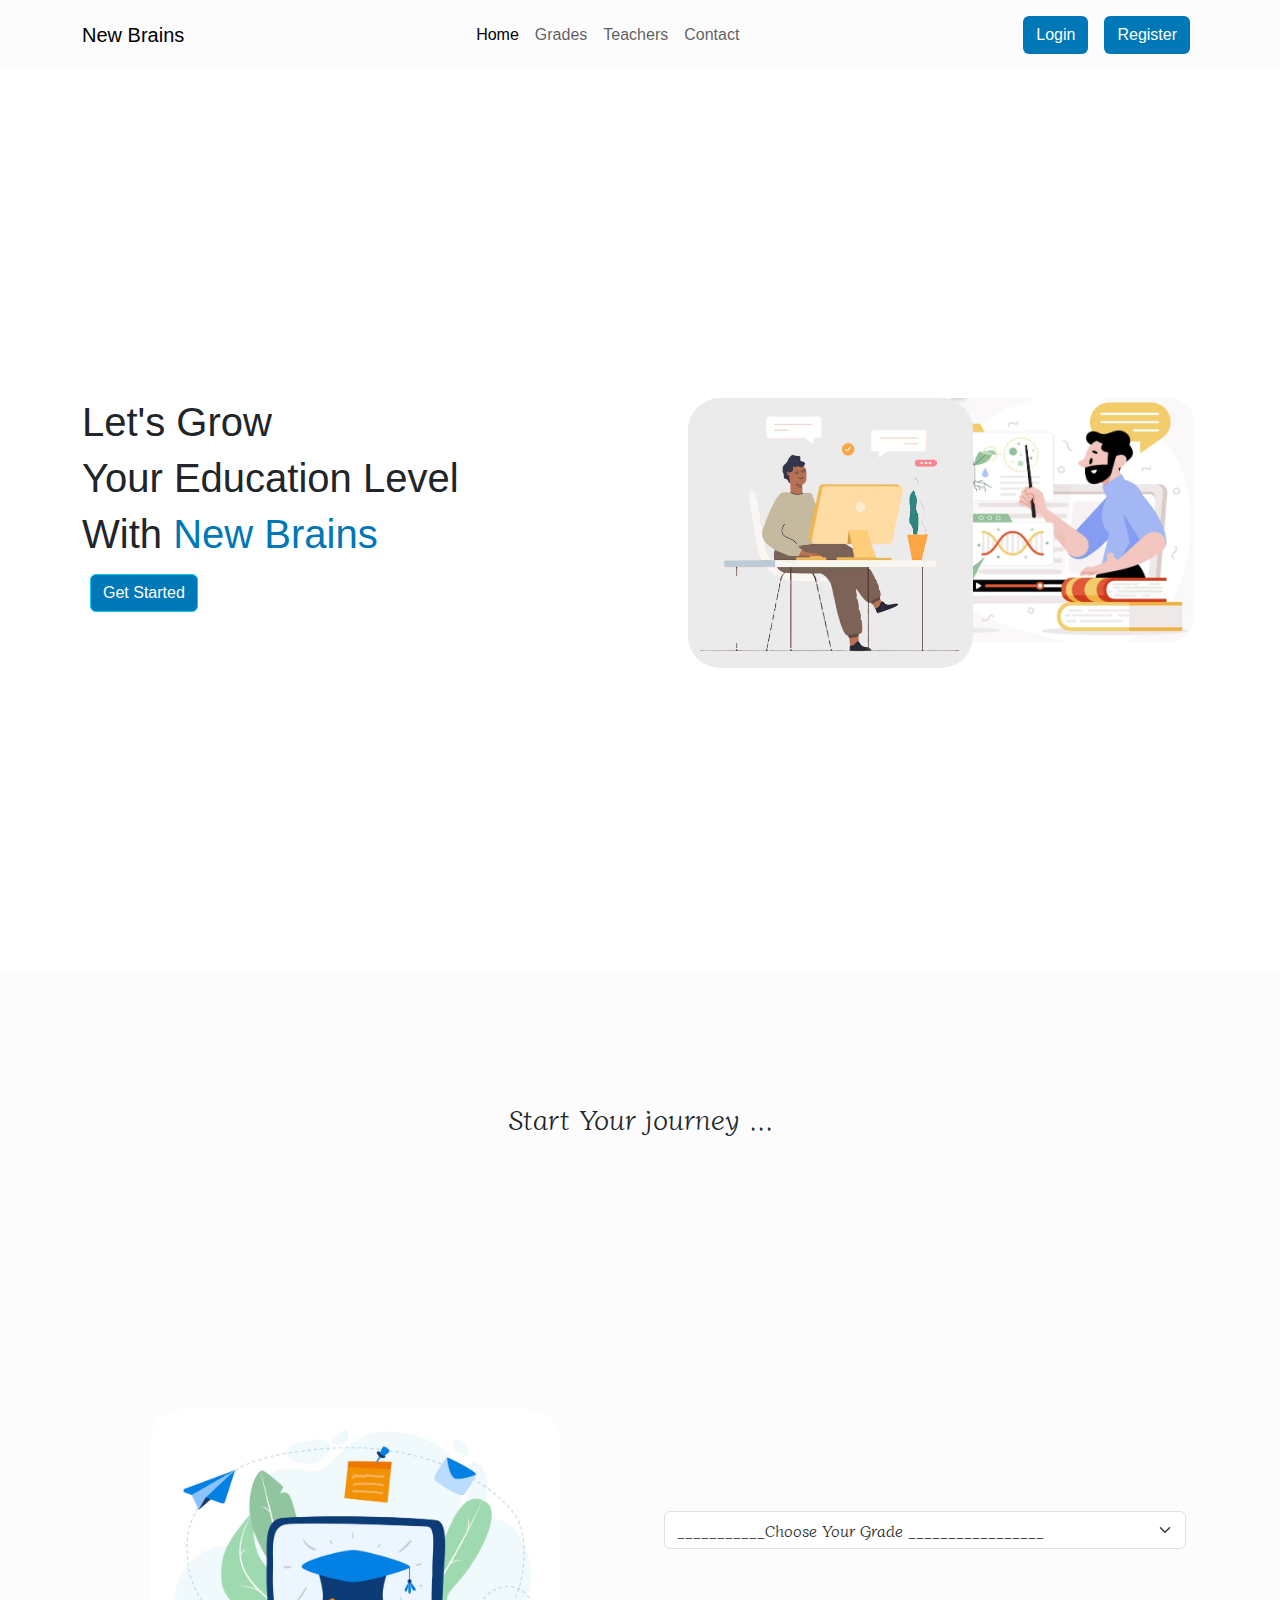
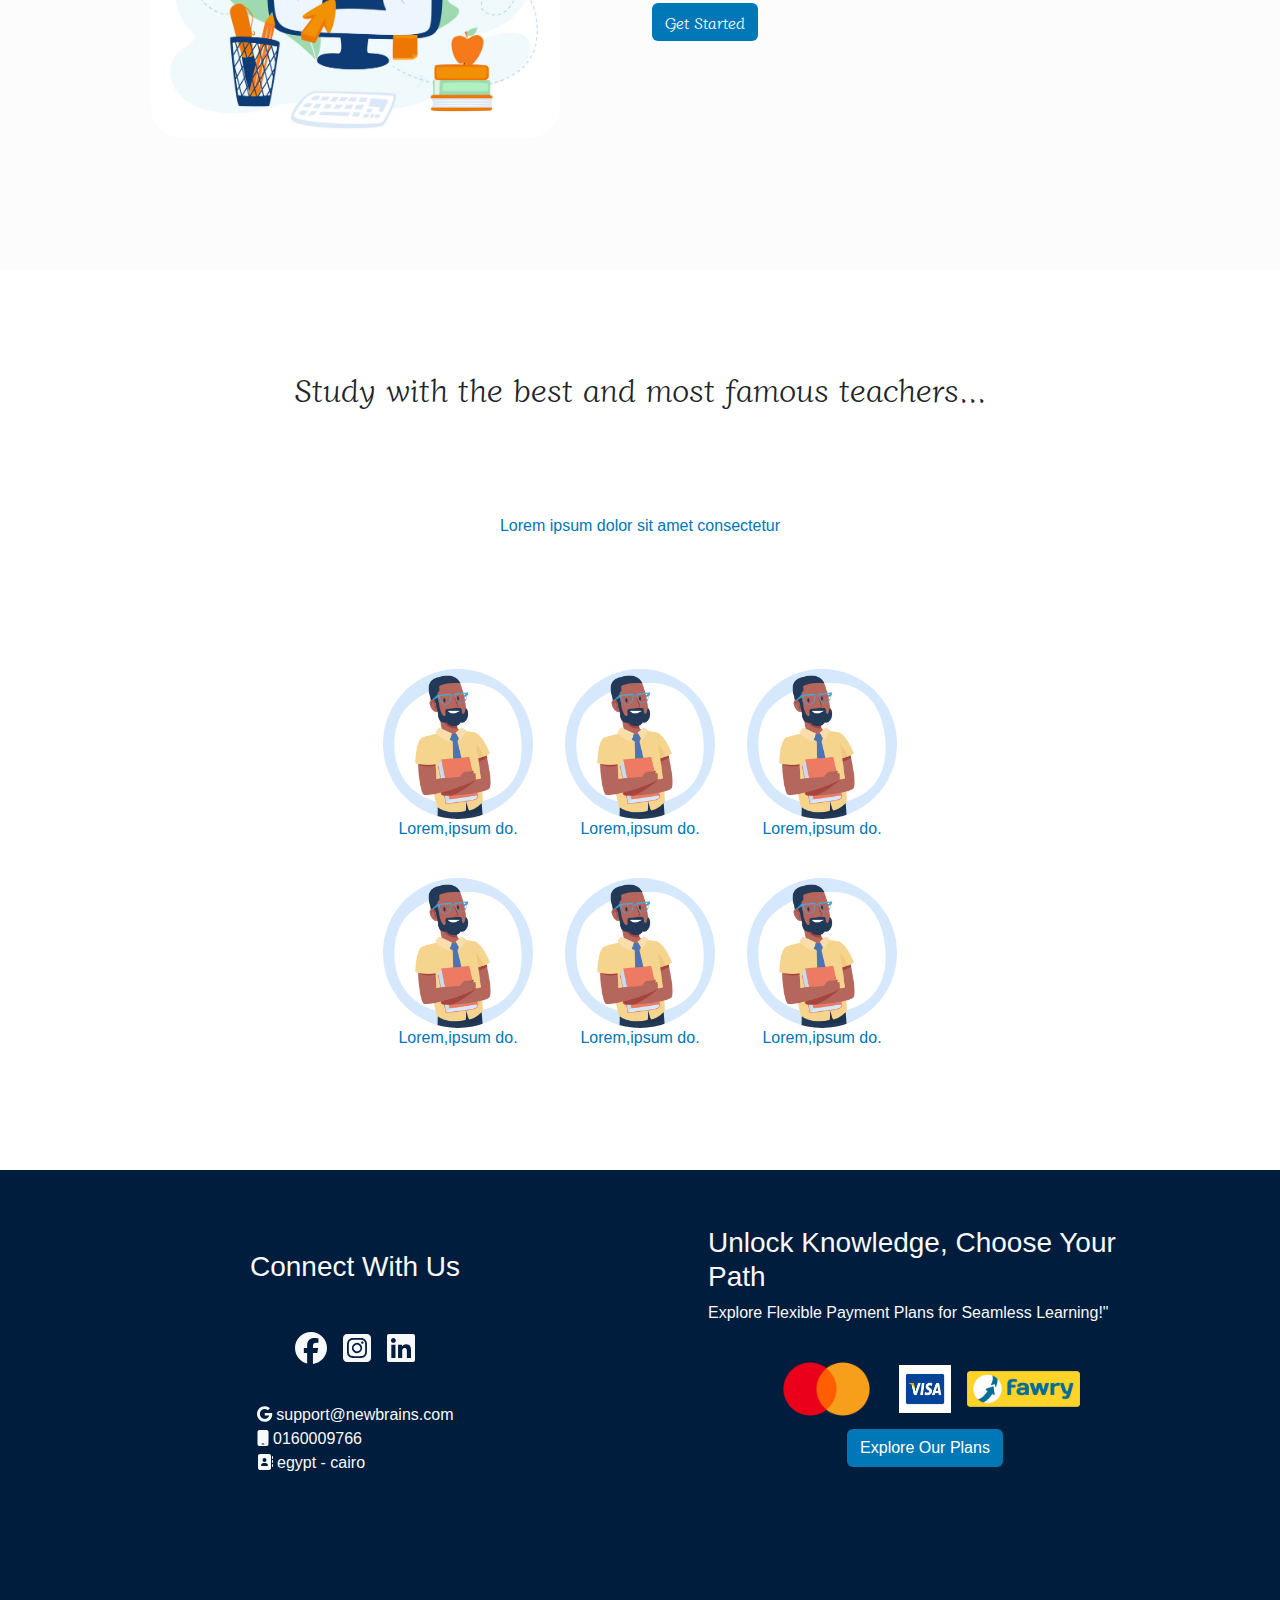
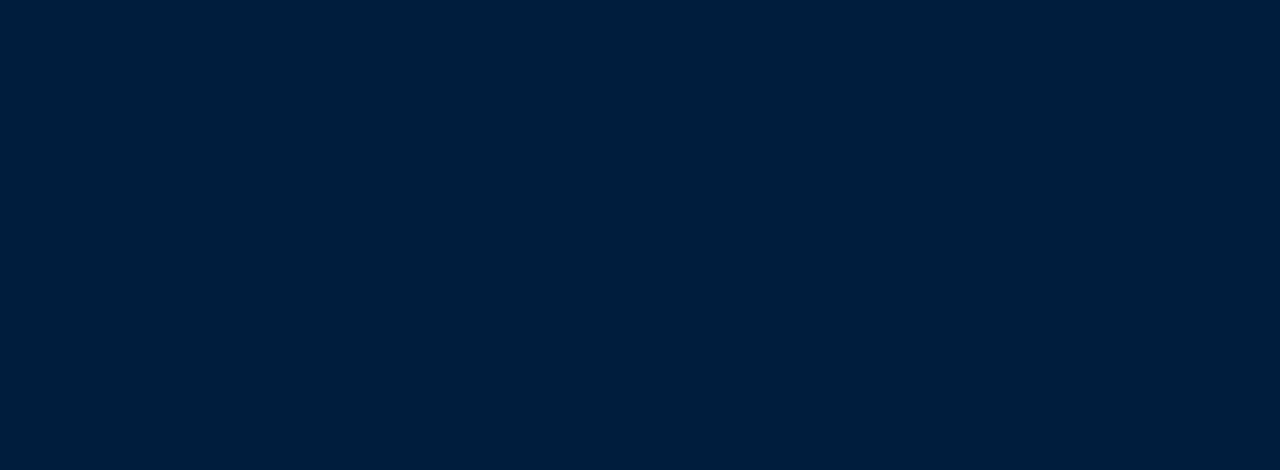
<file: index.html>
<!DOCTYPE html>
<html lang="en">
<head>
    <meta charset="UTF-8">
    <meta name="viewport" content="width=device-width, initial-scale=1.0">
    <link rel="stylesheet" href="css/bootstrap.min.css">
    <link rel="stylesheet" href="https://fonts.googleapis.com/css?family=Diphylleia">
    <link rel="stylesheet" href="https://cdnjs.cloudflare.com/ajax/libs/font-awesome/4.7.0/css/font-awesome.min.css">
    <link rel="stylesheet" href="css/home.css">
    <title>Document</title>
</head>
<body>

   <!-- Navbar -->
  
    <nav
        class="navbar navbar-expand-sm   bg-light-subtle">
        <div class="container">
            <a class="navbar-brand " href="#Home">  New Brains</a>
            <button
                class="navbar-toggler d-lg-none"
                type="button"
                data-bs-toggle="collapse"
                data-bs-target="#collapsibleNavId"
                aria-controls="collapsibleNavId"
                aria-expanded="false"
                aria-label="Toggle navigation"
            >
                <span class="navbar-toggler-icon"></span>
            </button>
            <div class="collapse navbar-collapse   " id="collapsibleNavId">
                <ul class="navbar-nav  ms-auto  mt-lg-0">
                    <li class="nav-item  ">
                        <a class="nav-link active " href="#Home" aria-current="page">Home<span class="visually-hidden">(current)</span></a>
                    </li>
                    <li class="nav-item ">
                        <a class="nav-link nav-links" href="#Grades">Grades</a>
                    </li>
                    <li class="nav-item ">
                        <a class="nav-link nav-links" href="#Teachers">Teachers</a>
                    </li>
                    <li class="nav-item ">
                        <a class="nav-link nav-links" href="#footer">Contact</a>
                    </li>
               
                </ul>


                <ul class="navbar-nav   ms-auto mt-lg-0 " >
                    <li class="nav-item Slogen ">
                     <a class="nav-link" href="Admin.html"><button class="btn ">Login</button></a>   
                    </li>
                    
                    <li class="nav-item Slogen ">
                        <a class="nav-link" href="Admin.html"><button class="btn ">Register</button></a>   

                 </li>
                </ul>
             
                
            </div>
        </div>
    </nav>
    
   <!-- Navbar -->
    <!-- Home  -->

      <section class="vh-100  d-flex justify-content-center align-items-center" id="Home">

      <div class="container ">

        <div class="row">

            <div class="Slogen  col-md-6">
                <h1>Let's Grow</h1>
                <h1> Your Education Level</h1>
                <h1> With <span class="TeaxtColor">New Brains</span> </h1>
               <div class="p-2">
                <a href="Grades.html"><button class="btn btn-info">Get Started</button></a>
                
               </div>
              </div>
            
              <div class="  position-relative  col-md-6">
    
                <div class="w-50 ms-auto    ">
                    <img src="images/Screenshot 2023-10-01 233400.png" class="img-fluid rounded-5" alt="imge">
                </div>
                <div class=" img-container w-50  ms-auto ">
                    <img src="images/Screenshot 2023-09-24 214841.png" class=" img-fluid rounded-5"  alt="imge2">
    
                </div>
              </div>
    

        </div>
        
   
     </div>

      </section>
     <!-- Home  -->




     <!-- Grade -->

      <section id="Grades" class="vh-100 bg-light-subtle d-flex flex-wrap justify-content-center  align-items-center SpecialText ">
            <h3> Start Your journey ...</h3>
         <div class="container ">
            <div class="row d-flex align-items-center ">
                
         
                    <div class=" col-lg-6">
                        <div class="d-flex  justify-content-center">
                            <img src="images/411064-PDFYPJ-619.jpg" class="img-fluid w-75 rounded-5" alt="img3">
                        </div>
        
                    </div>
        
                    <div class=" col-lg-6  ">

                        <form class="form-control  bg-light-subtle border-0">
                            <select name="Grade" id="Select" class=" form-select ">
                                <option class="text-opacity-25" value="_____">___________Choose Your Grade _________________</option>
                                <option value="Grade 1 ">Grade 7(اولي اعدادي)</option>
                                <option value="Grade 1 ">Grade 8 (تانيه اعدادي)</option>
                                <option value="Grade 1 ">Grade 9 (تالته اعدادي)</option>
        
                                <option value="Grade 1 "> Grade 10(اولي ثانوي)</option>
                                <option value="Grade 1 ">Grade 11(تانيه ثانوي)</option>
                                <option value="Grade 1 ">Grade 12(تالته ثانوي)</option>
                            </select>
        
                         
                        </form>
                        <div class="Slogen mt-4">
                        
                            <div class="mt-5 ">
                                <a href="Grades.html"><button class="btn ">Get Started</button></a>
                                
                               </div>
                            
                            
    
                        </div>
        
        
        
        
        
        
        
        
        
        
                    </div>
        
        
                

            </div>
            
        




         </div>
       
        

      </section>

     <!-- Grade -->



     <!-- Teachers -->


     <section id="Teachers" class="vh-100 d-flex flex-column  justify-content-evenly align-items-center">
       
            <h2 class="SpecialText text-center"> Study with the best and most famous teachers... </h2>
            <p class="TeaxtColor">Lorem ipsum dolor sit amet consectetur </p>
   
        <div class="container   text-center">    

            <div class="row  align-items-center flex-column">
               
                <div class="col-lg-6 col-md-6 col-sm-3  d-flex flex-grow-1 flex-shrink-0  text-center    ">


                    <a class=" TeaxtColor d-flex flex-column justify-content-center  text-decoration-none  m-3 " href="#">
                        <div class="  justify-content-center align-items-center">
                           
                              <div class="">
                                <img src="images/9902346.jpg" class=" img-fluid  rounded-circle" alt="" srcset="">
                                 
                                <h4 class="Size">Lorem,ipsum do.</h4>
                              </div>
                               
                        </div>
                      
                    </a>

                 


                    <a class="TeaxtColor d-flex flex-column justify-content-center  text-decoration-none  m-3 " href="#">
                        <div class=" justify-content-center align-items-center">
                            <div class="">
                                <img src="images/9902346.jpg" class=" img-fluid  rounded-circle" alt="" srcset="">
                                 
                                <h4 class="Size">Lorem,ipsum do.</h4>
                              </div>
                        </div>
                      
                    </a>

                    <a class="TeaxtColor d-flex flex-column justify-content-center  text-decoration-none  m-3 " href="#">
                        <div class=" justify-content-center align-items-center">
                           
                            <div class="">
                                <img src="images/9902346.jpg" class=" img-fluid  rounded-circle" alt="" srcset="">
                                 
                                <h4 class="Size">Lorem,ipsum do.</h4>
                              </div>
                               
                        </div>
                      
                    </a>
                   

                    
                </div>

                <div class="col-lg-6  col-md-6 col-sm-3  d-flex text-center">

                    <a class="TeaxtColor d-flex flex-column justify-content-center  text-decoration-none  m-3 " href="#">
                        <div class=" justify-content-center align-items-center">
                            <div class="">
                                <img src="images/9902346.jpg" class=" img-fluid  rounded-circle" alt="" srcset="">
                                 
                                <h4 class="Size">Lorem,ipsum do.</h4>
                              </div>
                        </div>
                      
                    </a>


                    <a class="TeaxtColor d-flex flex-column justify-content-center  text-decoration-none  m-3 " href="#">
                        <div class="  justify-content-center align-items-center">
                            <div class="">
                                <img src="images/9902346.jpg" class=" img-fluid  rounded-circle" alt="" srcset="">
                                 
                                <h4 class="Size">Lorem,ipsum do.</h4>
                              </div>
                        </div>
                      
                    </a>


                    <a class="TeaxtColor d-flex flex-column justify-content-center  text-decoration-none  m-3 " href="#">
                        <div class="  justify-content-center align-items-center">
                           
                            <div class="">
                                <img src="images/9902346.jpg" class=" img-fluid  rounded-circle" alt="" srcset="">
                                 
                                <h4 class="Size">Lorem,ipsum do.</h4>
                              </div>
                        </div>
                      
                    </a>


                    
                </div>

            </div>

        </div>

     </section>

     <!-- Teachers -->


   
    

 
       <!-- footer -->

       <footer id="footer" class="vh-100 bg-darkBlue  d-flex  align-items-lg-baseline text-light">
        <div class=" container "> 
            <div class="row  d-flex justify-content-between ">
                <div class="col-md-6 p-5 pb-2 d-flex flex-column align-items-center justify-content-evenly ">

                    <h3 class="text-center ">Connect With Us  </h3>

                    <div class=" text-decoration-none d-flex   ">
                       <a href="#" class="list-group-item p-2 " ><li class="fa-brands fa-2xl fa-facebook"></li></a
                       >
                       <a href="#" class="list-group-item p-2  "
                           ><i class="fa-brands fa-2xl fa-instagram-square "></i></a
                       >
                       <a href="#" class="list-group-item p-2"
                           ><i class="fa-brands fa-2xl fa-linkedin"></i></a
                       >
                   </div>
    
                   <div class=" text-decoration-none   ">
                    <a href="#" class="list-group-item  " ><li class="fa-brands  fa-google "></li>   support@newbrains.com</a
                    >
                    <a href="#" class="list-group-item  "
                        ><i class=" fa-solid fa-mobile-android "></i>   0160009766</a
                    >
                    <a href="#" class="list-group-item "
                        ><i class="fa-solid fa-address-book"></i> egypt - cairo</a
                    >
                </div>
                </div>
    
              
            
                <div   class="col-md-6  p-5  d-flex " id="Plans">
                    <div class="container  ">
                         <div class="  ">
                               <div class="d-flex flex-column justify-content-evenly align-items-center">
                             <div class="p-2">
                                <h3>Unlock Knowledge, Choose Your Path </h3>
                                <p>Explore Flexible Payment Plans for Seamless Learning!" </p>
                             </div>
                             <div class="d-flex w-25 justify-content-center object-fit-contain">
                                <img src="images/ma_symbol_opt_45_3x.png" class="img-fluid " alt="master object-fit-contain">
                                <img src="images/visa-payment-card1873.jpg" class="img-fluid w-75 p-3 " alt="visa object-fit-contain" >
                                <img src="images/fawry-logo-082E075ABF-seeklogo.com.png" class="img-fluid object-fit-contain " alt="Fawry" >
                                
                             </div>
                             <div class=" Slogen">
                                <button class="btn ">Explore Our Plans </button>
                               </div>
                           
            
                               </div>
                            </div>
            
                    </div>
                   
                </div>
            </div>
            
          
       
           
        </div>
          
        
      
           
            
       


       </footer>





      <!-- footer -->









    <script src="js/bootstrap.bundle.min.js"></script>
    <script src="js/all.min.js"></script>
    <script src="js/main.js"></script>
</body>
</html>
</file>
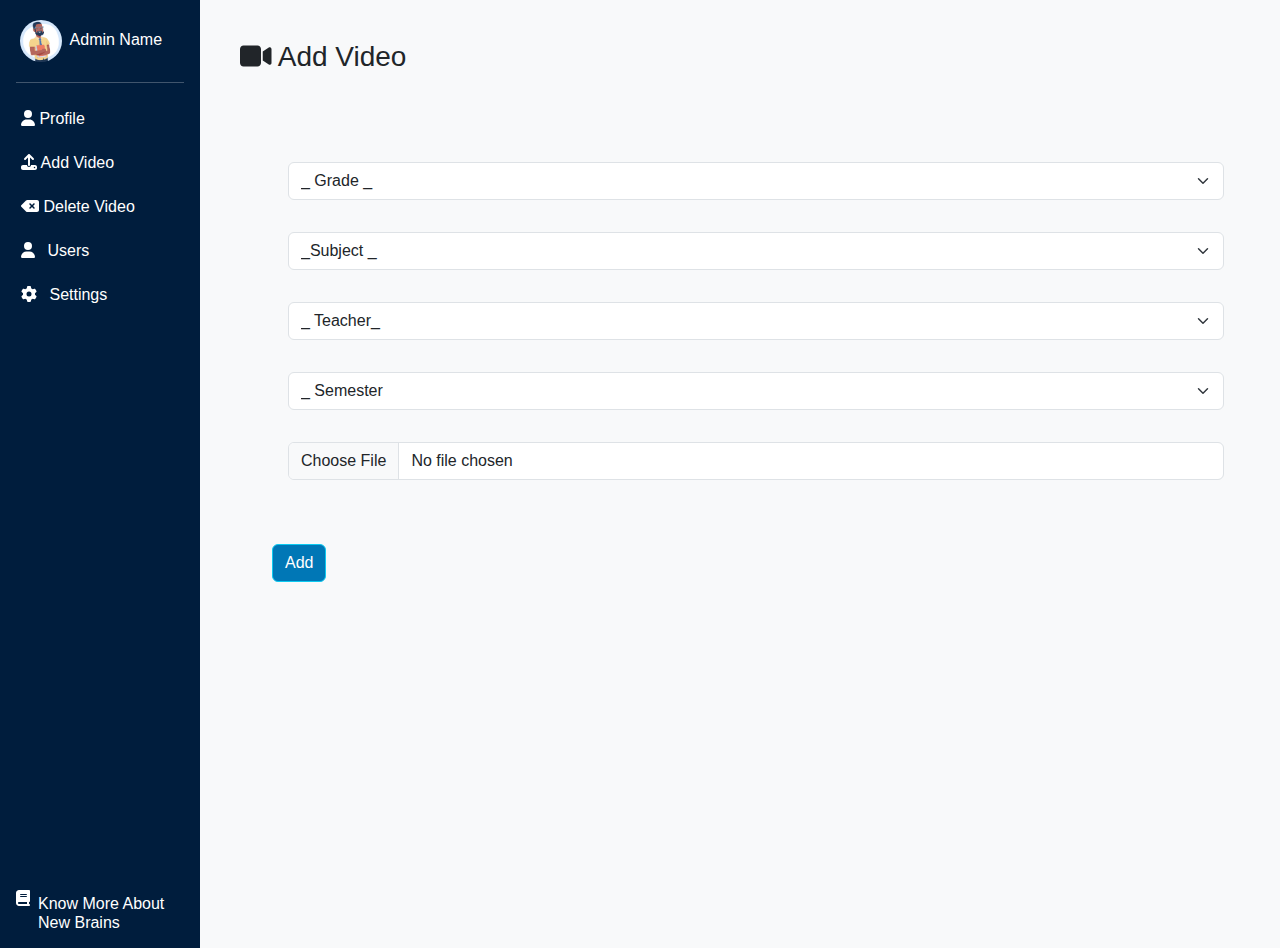
<file: Admin.html>
<!DOCTYPE html>
<html lang="en">
<head>
    <meta charset="UTF-8">
    <meta name="viewport" content="width=device-width, initial-scale=1.0">
    <link rel="stylesheet" href="css/bootstrap.min.css">
    <link rel="stylesheet" href="https://fonts.googleapis.com/css?family=Diphylleia">
    <link rel="stylesheet" href="https://cdnjs.cloudflare.com/ajax/libs/font-awesome/4.7.0/css/font-awesome.min.css">
    <link rel="stylesheet" href="css/home.css">
    <title>Admin</title>
</head>
<body>

     <div class="container-fluid p-0 d-flex h-100 "> 
        <div id="bdSidebar"  class="d-flex flex-column  flex-shrink-0 p-3 bg-dark text-white offcanvas-md   offcanvas-start"> 
            <a href="index.html" class="navbar-brand w-25  "> <img src="images/9902346.jpg" class=" rounded-circle img-fluid m-1" > Admin Name</a> <hr> 
            <ul class="mynav nav nav-pills flex-column mb-auto"> 
                <li class="nav-item mb-1"> 
                    <a href="#"> 
                        <i class="fa-solid fa-user"></i> 
                        Profile 
                    </a> 
                </li> 

                <li class="nav-item mb-1"> 
                    <a href="#" id="nav-link-add-video" > 
                        <i class="fa-solid fa-upload"></i> 
                        Add Video 
               
                    </a> 
                </li> 
                <li class="nav-item mb-1"> 
                    <a href="#" id="nav-link-delete-video"> 
                        <i class="fa-solid fa-delete-left"></i> 
                        Delete Video 
                    </a> 
                </li> 


                <li class="sidebar-item nav-item mb-1"> 
                    <a href="#" onclick=""
                    class="sidebar-link collapsed"
                    data-bs-toggle="collapse"
                    data-bs-target="#Users"
                    aria-expanded="false"
                    aria-controls="Users"> 
                        <i class="fa-solid fa-user  pe-2"></i> 
                        <span class="topic">Users </span> 
                    </a> 
                    <ul id="Users"
                        class="sidebar-dropdown list-unstyled collapse"
                        data-bs-parent="#sidebar"> 
                       
                        <li class="sidebar-item"> 
                            <a href="#" id="nav-link-add-users" class="sidebar-link"> 
                                <i class="fas fa-user-plus pe-2"></i> 
                                <span class="topic">Add </span> 
                            </a> 
                        </li> 
                        <li class="sidebar-item"> 
                            <a href="#" class="sidebar-link" id="nav-link-delete-users"> 
                                <i class="fas fa-sign-out-alt pe-2"></i> 
                                <span class="topic">Delete</span> 
                            </a> 
                        </li> 
                    </ul> 
                </li> 

                <li class="sidebar-item nav-item mb-1"> 
                    <a href="#"
                    class="sidebar-link collapsed"
                    data-bs-toggle="collapse"
                    data-bs-target="#settings"
                    aria-expanded="false"
                    aria-controls="settings"> 
                        <i class="fas fa-cog pe-2"></i> 
                        <span class="topic">Settings </span> 
                    </a> 
                    <ul id="settings"
                        class="sidebar-dropdown list-unstyled collapse"
                        data-bs-parent="#sidebar"> 
                       
                        <li class="sidebar-item"> 
                            <a href="#" class="sidebar-link"> 
                                <i class="fas fa-user-plus pe-2"></i> 
                                <span class="topic">Register</span> 
                            </a> 
                        </li> 
                        <li class="sidebar-item"> 
                            <a href="#" class="sidebar-link"> 
                                <i class="fas fa-sign-out-alt pe-2"></i> 
                                <span class="topic">Log Out</span> 
                            </a> 
                        </li> 
                    </ul> 
                </li> 


              
            </ul> 
          
            <div class="d-flex"> 

                <i class="fa-solid fa-book me-2"></i> 
                <span> 
                    <h6 class="mt-1 mb-0"> 
                        Know More About New Brains
                    </h6> 
                </span> 
            </div> 
        </div> 





        <div class="bg-light flex-fill"> 
            <div class="p-2 d-md-none d-flex text-white bg-dark"> 
                <a href="#" class="text-white"
                data-bs-toggle="offcanvas"
                data-bs-target="#bdSidebar"> 
                    <i class="fa-solid fa-bars"></i> 
                </a> 
            </div> 
            <div class="p-4"> 
                <div class="row">      


                    <div id="AddVideo" class=" vh-100 col-md-12">
                        
                        <div class="">
                            <h3 class="p-3"><i class="fa-solid fa-video"></i> Add Video</h3>

                            <form class=" d-flex flex-column p-5 justify-content-between">
                                <select name="Grade" id="Select" class=" form-select m-3 ">
                                    <option class="text-opacity-25" value="_____">_ Grade _</option>
                                    <option value="Grade 1 ">Grade 7(اولي اعدادي)</option>
                                    <option value="Grade 1 ">Grade 8 (تانيه اعدادي)</option>
                                    <option value="Grade 1 ">Grade 9 (تالته اعدادي)</option>
            
                                    <option value="Grade 1 "> Grade 10(اولي ثانوي)</option>
                                    <option value="Grade 1 ">Grade 11(تانيه ثانوي)</option>
                                    <option value="Grade 1 ">Grade 12(تالته ثانوي)</option>
                                </select>
    
                                <select name="Subject" id="Select" class="m-3 form-select  ">
                                    <option class="text-opacity-25" value="_____">_Subject _</option>
                                    <option value="Grade 1 ">Math</option>
                                    <option value="Grade 1 ">bio</option>
                                    <option value="Grade 1 ">Arabic</option>
                                    <option value="Grade 1 ">English</option>
                                </select>
    
                                <select name="teacher" id="Select" class="m-3 form-select ">
                                    <option class="text-opacity-25" value="_____">_ Teacher_</option>
                                    <option value="Grade 1 ">Teacher 1</option>
                                    <option value="Grade 1 ">Teacher 2</option>
                                    <option value="Grade 1 ">Teacher 3</option>
        
                                </select>
    
                                <select name="Semester" id="Select" class="m-3 form-select ">
                                    <option class="text-opacity-25" value="_____">_ Semester</option>
                                    <option value="Grade 1 ">Semester 1</option>
                                    <option value="Grade 1 ">semester 2</option>
                                 
                                </select>
                                <input type="file" name="Video" class="form-control m-3" id="">
                                <div class="mt-5 ">
                                    <a href="#"><button class="btn btn-info ">Add</button></a>                                
                                   </div>
    
                           </form>
                           
                        </div>
                        

                    </div>
                  

                    <div id="DeleteVideo" class=" vh-100 col-md-12">
                        
                        <div class="">
                            <h3 class="p-3"><i class="fa-solid fa-video"></i> Delete Video</h3>

                            <form class=" d-flex flex-column p-5 justify-content-between">
                                <select name="Grade" id="Select" class=" form-select m-3 ">
                                    <option class="text-opacity-25" value="_____">_ Grade _</option>
                                    <option value="Grade 1 ">Grade 7(اولي اعدادي)</option>
                                    <option value="Grade 1 ">Grade 8 (تانيه اعدادي)</option>
                                    <option value="Grade 1 ">Grade 9 (تالته اعدادي)</option>
            
                                    <option value="Grade 1 "> Grade 10(اولي ثانوي)</option>
                                    <option value="Grade 1 ">Grade 11(تانيه ثانوي)</option>
                                    <option value="Grade 1 ">Grade 12(تالته ثانوي)</option>
                                </select>
    
                                <select name="Subject" id="Select" class="m-3 form-select  ">
                                    <option class="text-opacity-25" value="_____">_Subject _</option>
                                    <option value="Grade 1 ">Math</option>
                                    <option value="Grade 1 ">bio</option>
                                    <option value="Grade 1 ">Arabic</option>
                                    <option value="Grade 1 ">English</option>
                                </select>
    
                                <select name="teacher" id="Select" class="m-3 form-select ">
                                    <option class="text-opacity-25" value="_____">_ Teacher_</option>
                                    <option value="Grade 1 ">Teacher 1</option>
                                    <option value="Grade 1 ">Teacher 2</option>
                                    <option value="Grade 1 ">Teacher 3</option>
        
                                </select>
    
                                <select name="Semester" id="Select" class="m-3 form-select ">
                                    <option class="text-opacity-25" value="_____">_ Semester</option>
                                    <option value="Grade 1 ">Semester 1</option>
                                    <option value="Grade 1 ">semester 2</option>
                                 
                                </select>
                                <input type="url" name="Video" value="Video URL" class="form-control m-3" id="">
                                <div class="mt-5 ">
                                    <a href="#"><button class="btn btn-danger ">Delete</button></a>                                
                                   </div>
    
                           </form>
                           
                        </div>
                        

                    </div>
            

                    <div id="AddUsers" class=" vh-100 col-md-12">
                        
                        <div class="">
                            <h3 class="p-3"><i class="fa-solid fa-user"></i> Add User</h3>

                            <form class=" d-flex flex-column p-5 justify-content-between">

                                <input type="text" value="Name" class="form-control m-3"> 
    
                                <input type="email" value="Email" class="form-control m-3"> 
    
    
                                  
                                   <select name="Grade" id="Select" class=" form-select m-3 ">
                                       <option class="text-opacity-25" value="_____">_ Grade _</option>
                                       <option value="Grade 1 ">Grade 7(اولي اعدادي)</option>
                                       <option value="Grade 1 ">Grade 8 (تانيه اعدادي)</option>
                                       <option value="Grade 1 ">Grade 9 (تالته اعدادي)</option>
               
                                       <option value="Grade 1 "> Grade 10(اولي ثانوي)</option>
                                       <option value="Grade 1 ">Grade 11(تانيه ثانوي)</option>
                                       <option value="Grade 1 ">Grade 12(تالته ثانوي)</option>
                                   </select>
    
    
               
                                   <div class="Slogen mt-4">
                               
                                       <div class="mt-5 ">
                                           <a href="#"><button class="btn ">Add</button></a>                                           
                                          </div>
                                          
                                
                                  </div>
                               </form>
                             
                           
                        </div>
                        

                    </div>
                    
               
                    <div id="DeleteUser" class=" vh-100 col-md-12">
                        
                        <div class="">
                            <h3 class="p-3"><i class="fa-solid fa-delete-left"></i> Delete User</h3>

                            <form class=" d-flex flex-column p-5 justify-content-between">

                                <input type="text" value="Name" class="form-control m-3"> 
    
                                <input type="email" value="Email" class="form-control m-3"> 
    
    
                                  
                                   <select name="Grade" id="Select" class=" form-select m-3 ">
                                       <option class="text-opacity-25" value="_____">_ Grade _</option>
                                       <option value="Grade 1 ">Grade 7(اولي اعدادي)</option>
                                       <option value="Grade 1 ">Grade 8 (تانيه اعدادي)</option>
                                       <option value="Grade 1 ">Grade 9 (تالته اعدادي)</option>
               
                                       <option value="Grade 1 "> Grade 10(اولي ثانوي)</option>
                                       <option value="Grade 1 ">Grade 11(تانيه ثانوي)</option>
                                       <option value="Grade 1 ">Grade 12(تالته ثانوي)</option>
                                   </select>
    
    
               
                                   <div class=" mt-4">
                               
                                       <div class="mt-5 ">
                                           <a href="#"><button class="btn btn-danger ">Delete</button></a>                                           
                                          </div>
                                          
                                
                                  </div>
                               </form>
                             
                           
                        </div>
                        

                    </div>
                
                    
                </div> 
            </div> 

        </div> 
    </div> 
     












    
    <script src="js/bootstrap.bundle.min.js"></script>
    <script src="js/all.min.js"></script>
    <script src="js/main.js"></script>
</body>
</html>
</file>
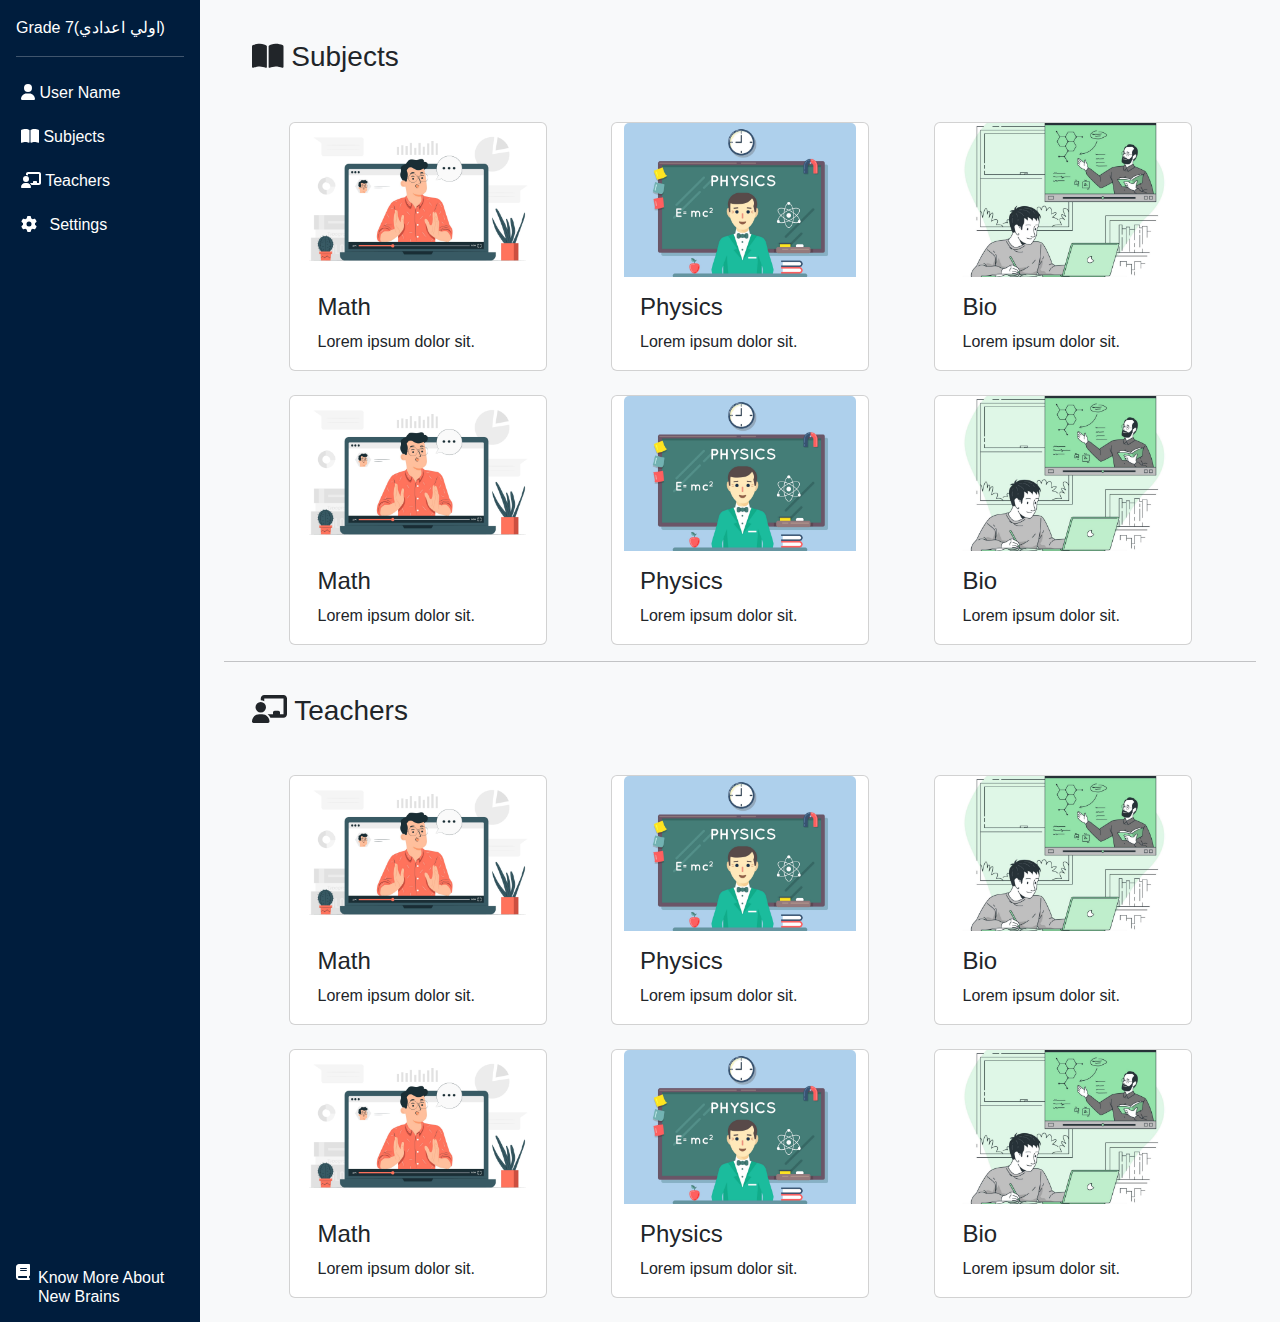
<file: Grades.html>
<!DOCTYPE html>
<html lang="en">
<head>
    <meta charset="UTF-8">
    <meta name="viewport" content="width=device-width, initial-scale=1.0">
    <link rel="stylesheet" href="css/bootstrap.min.css">
    <link rel="stylesheet" href="https://fonts.googleapis.com/css?family=Diphylleia">
    <link rel="stylesheet" href="https://cdnjs.cloudflare.com/ajax/libs/font-awesome/4.7.0/css/font-awesome.min.css">
    <link rel="stylesheet" href="css/home.css">
    <title>Grades</title>
</head>
<body >


  

  



    <div class="container-fluid p-0 d-flex h-100 "> 


      
      <div id="bdSidebar"  class="d-flex flex-column  flex-shrink-0 p-3 bg-dark text-white offcanvas-md   offcanvas-start"> 
          <a href="index.html" class="navbar-brand w-25  "> Grade 7(اولي اعدادي)</a> <hr> 
          <ul class="mynav nav nav-pills flex-column mb-auto"> 
              <li class="nav-item mb-1"> 
                  <a href="#"> 
                      <i class="fa-solid fa-user"></i> 
                      User Name 
                  </a> 
              </li> 

              <li class="nav-item mb-1"> 
                  <a href="#Subjects" id="nav-link-Subject" > 
                      <i class="fa-solid fa-book-open"></i> 
                      Subjects 
             
                  </a> 
              </li> 
              <li class="nav-item mb-1"> 
                  <a href="#Teachers" id="nav-link-Teachers"> 
                      <i class="fa-solid fa-chalkboard-teacher"></i> 
                      Teachers 
                  </a> 
              </li> 

              <li class="sidebar-item nav-item mb-1"> 
                  <a href="#"
                  class="sidebar-link collapsed"
                  data-bs-toggle="collapse"
                  data-bs-target="#settings"
                  aria-expanded="false"
                  aria-controls="settings"> 
                      <i class="fas fa-cog pe-2"></i> 
                      <span class="topic">Settings </span> 
                  </a> 
                  <ul id="settings"
                      class="sidebar-dropdown list-unstyled collapse"
                      data-bs-parent="#sidebar"> 
                     
                      <li class="sidebar-item"> 
                          <a href="#" class="sidebar-link"> 
                              <i class="fas fa-user-edit pe-2"></i> 
                              <span class="topic">Edit Profile</span> 
                          </a> 
                      </li> 
                      <li class="sidebar-item"> 
                          <a href="#" class="sidebar-link"> 
                              <i class="fas fa-sign-out-alt pe-2"></i> 
                              <span class="topic">Log Out</span> 
                          </a> 
                      </li> 
                  </ul> 
              </li> 


            
          </ul> 
        
          <div class="d-flex"> 

              <i class="fa-solid fa-book me-2"></i> 
              <span> 
                  <h6 class="mt-1 mb-0"> 
                      Know More About New Brains
                  </h6> 
              </span> 
          </div> 
      </div> 





      <div class="bg-light flex-fill"> 
          <div class="p-2 d-md-none d-flex text-white bg-dark"> 
              <a href="#" class="text-white"
              data-bs-toggle="offcanvas"
              data-bs-target="#bdSidebar"> 
                  <i class="fa-solid fa-bars"></i> 
              </a> 
          </div> 
        
          <div class="p-4"> 
              <div class="row">
       

                  <div id="Subjects" class="   col-md-12">
                      
                      <div class="container">
                          <h3 class="p-3"><i class="fa-solid fa-book-open"></i> Subjects</h3>

                           <div class="row d-flex justify-content-evenly ">

                            <div class="card gy-4  col-md-3">
                              <img class="card-img-top" src="images/4905784.jpg" alt="Title" />
                              <div class="card-body">
                                <h4 class="card-title">Math</h4>
                                <p class="card-text">Lorem ipsum dolor sit.</p>
                              </div>
                            </div>

                            <div class="card gy-4 col-md-3">
                              <img class="card-img-top" src="images/42698.jpg" alt="Title" />
                              <div class="card-body">
                                <h4 class="card-title">Physics</h4>
                                <p class="card-text">Lorem ipsum dolor sit.</p>
                              </div>
                            </div>


                            <div class="card gy-4 col-md-3">
                              <img class="card-img-top" src="images/4727487.jpg" alt="Title" />
                              <div class="card-body">
                                <h4 class="card-title">Bio</h4>
                                <p class="card-text">Lorem ipsum dolor sit.</p>
                              </div>
                            </div>

                            
                            


                           </div>
                           <div class="row d-flex justify-content-evenly ">

                            <div class="card gy-4  col-md-3">
                              <img class="card-img-top" src="images/4905784.jpg" alt="Title" />
                              <div class="card-body">
                                <h4 class="card-title">Math</h4>
                                <p class="card-text">Lorem ipsum dolor sit.</p>
                              </div>
                            </div>

                            <div class="card gy-4 col-md-3">
                              <img class="card-img-top" src="images/42698.jpg" alt="Title" />
                              <div class="card-body">
                                <h4 class="card-title">Physics</h4>
                                <p class="card-text">Lorem ipsum dolor sit.</p>
                              </div>
                            </div>


                            <div class="card gy-4 col-md-3">
                              <img class="card-img-top" src="images/4727487.jpg" alt="Title" />
                              <div class="card-body">
                                <h4 class="card-title">Bio</h4>
                                <p class="card-text">Lorem ipsum dolor sit.</p>
                              </div>
                            </div>

                            
                            


                           </div>

                    
                         
                      </div>
                      
                      <hr>
                  </div>

               
                
                  <div id="Teachers" class="  col-md-12">
                      
                    <div class="container">
                        <h3 class="p-3"><i class="fa-solid fa-chalkboard-teacher"></i> Teachers</h3>

                         <div class="row d-flex justify-content-evenly ">

                          <div class="card gy-4  col-md-3">
                            <img class="card-img-top" src="images/4905784.jpg" alt="Title" />
                            <div class="card-body">
                              <h4 class="card-title">Math</h4>
                              <p class="card-text">Lorem ipsum dolor sit.</p>
                            </div>
                          </div>

                          <div class="card gy-4 col-md-3">
                            <img class="card-img-top" src="images/42698.jpg" alt="Title" />
                            <div class="card-body">
                              <h4 class="card-title">Physics</h4>
                              <p class="card-text">Lorem ipsum dolor sit.</p>
                            </div>
                          </div>


                          <div class="card gy-4 col-md-3">
                            <img class="card-img-top" src="images/4727487.jpg" alt="Title" />
                            <div class="card-body">
                              <h4 class="card-title">Bio</h4>
                              <p class="card-text">Lorem ipsum dolor sit.</p>
                            </div>
                          </div>

                          
                          


                         </div>
                         <div class="row d-flex justify-content-evenly ">

                          <div class="card gy-4  col-md-3">
                            <img class="card-img-top" src="images/4905784.jpg" alt="Title" />
                            <div class="card-body">
                              <h4 class="card-title">Math</h4>
                              <p class="card-text">Lorem ipsum dolor sit.</p>
                            </div>
                          </div>

                          <div class="card gy-4 col-md-3">
                            <img class="card-img-top" src="images/42698.jpg" alt="Title" />
                            <div class="card-body">
                              <h4 class="card-title">Physics</h4>
                              <p class="card-text">Lorem ipsum dolor sit.</p>
                            </div>
                          </div>


                          <div class="card gy-4 col-md-3">
                            <img class="card-img-top" src="images/4727487.jpg" alt="Title" />
                            <div class="card-body">
                              <h4 class="card-title">Bio</h4>
                              <p class="card-text">Lorem ipsum dolor sit.</p>
                            </div>
                          </div>

                          
                          


                         </div>

                     

                  
                       
                    </div>
                    

                </div>

           
          

           
                  
              </div> 
          </div> 

      </div> 
  </div> 
  
 
     

  

       
    



   <script src="js/bootstrap.bundle.min.js"></script>
   <script src="js/all.min.js"></script>
   <script src="js/main.js"></script>
</body>
</html>
</file>
<file: css/home.css>
:root
{
    --blue:#0077b6;
    --white:#ffffff ; 
    --darkBlue:#001d3d;
    --lightBlue :#023e8a;
    --gray:#dee2e6;
}

a
{
    text-decoration: none;
}


.TeaxtColor
{
   color: var(--blue);
}

.bg-gray
{
    background-color: var(--gray);
}

.bg-darkBlue
{
    background-color: var(--darkBlue);
}

/* nav */


.nav-item button  
{
    background-color: var(--blue) !important;
}



.nav-item   button:hover 
{
    background-color: var(--white) !important;
    border: solid 2px var(--lightBlue);
    color: black;
}


.nav-item  button a
{
    color: var(--white);
}

.nav-item  button a:hover
{
    color: var(--darkBlue);
}

.navbar-nav .nav-links:hover
{
    border-bottom: solid 1.5px  var(--darkBlue);
}

.SpecialText 
{
    font-family: "Diphylleia" , sans-serif;
}



/* Home */
.Slogen button:hover 
{
    background-color: var(--white) !important;
    border: solid 2px var(--lightBlue);
    color: var(--darkBlue)
 
}



.Slogen button 
{
    background-color: var(--blue) !important;
    color: var(--white);

}

.img-container 
{
    position: absolute;
    top: 0rem;
    left: 3rem;

}




.btn-info
{
    background-color: var(--blue) !important;
    color: var(--white);
   
}

/* Teachers  */
.Size
{
    font-size: medium;
}



/* Grades Page --- Side Nav */
.Side-Nav
{
    
    position: fixed;
    background-color: var(--darkBlue);
    color: var(--white);
    padding: 0;
    height: 100vh;
    top: 0;
    left: 0;
    margin: 0;
    overflow: auto;
    width: 250px;
    

}

main
{
    margin-left: 250px;
}

.grow {
    transition: all .2s ease-in-out;
    cursor: pointer;
}
 .grow:hover {
    transform: scale(1.03);
}

.card:hover
{
    box-shadow: 0 0 50px rgba(0, 0, 0, 0.3);
}



/* Admin page */


html, body { 
	font-family: 'Ubuntu', sans-serif; 
} 

.bg-dark 
{
    background-color: #001d3d !important;
}

.gfg { 
	height: 50px; 
	width: 50px; 

} 

.mynav { 
	color: #fff; 
} 

.mynav li a { 
	color: #fff; 
	text-decoration: none; 
	width: 100%; 
	display: block; 
	border-radius: 5px; 
	padding: 8px 5px; 
} 

.mynav li a.active { 
	background: rgba(255, 255, 255, 0.2); 
} 

.mynav li a:hover { 
	background: rgba(255, 255, 255, 0.2); 
} 

.mynav li a i { 
	width: 25px; 
	text-align: center; 
} 



.offcanvas-md.offcanvas-start
{
    width: 200px !important; 
}






















/* Add this to the end of your existing CSS */

/* Responsive Styles */
@media (max-width: 1200px) {
    .Side-Nav {
        width: 150px; /* Adjust the width for smaller screens */
    }

    main {
        margin-left: 150px; /* Adjust the margin for smaller screens */
    }

    .navbar-brand {
        width: 50%; /* Adjust the width of the brand logo for smaller screens */
    }
}

@media (max-width: 992px) {
    .Side-Nav {
        width: 70px; /* Adjust the width for even smaller screens */
    }

    main {
        margin-left: 70px; /* Adjust the margin for even smaller screens */
    }

    .navbar-brand {
        width: 70%; /* Adjust the width of the brand logo for even smaller screens */
    }
}


/* Your existing styles */

/* Additional styles for responsiveness */
@media (max-width: 576px) {
    .card-group .card {
        width: 100%; /* Make cards full width on extra small screens */
    }
}

@media (min-width: 577px) and (max-width: 768px) {
    .card-group .card {
        width: 48%; /* Two cards per row on small screens */
    }
}

@media (min-width: 769px) and (max-width: 992px) {
    .card-group .card {
        width: 31%; /* Three cards per row on medium screens */
    }
}

/* Add more media queries as needed for larger screens */
</file>
